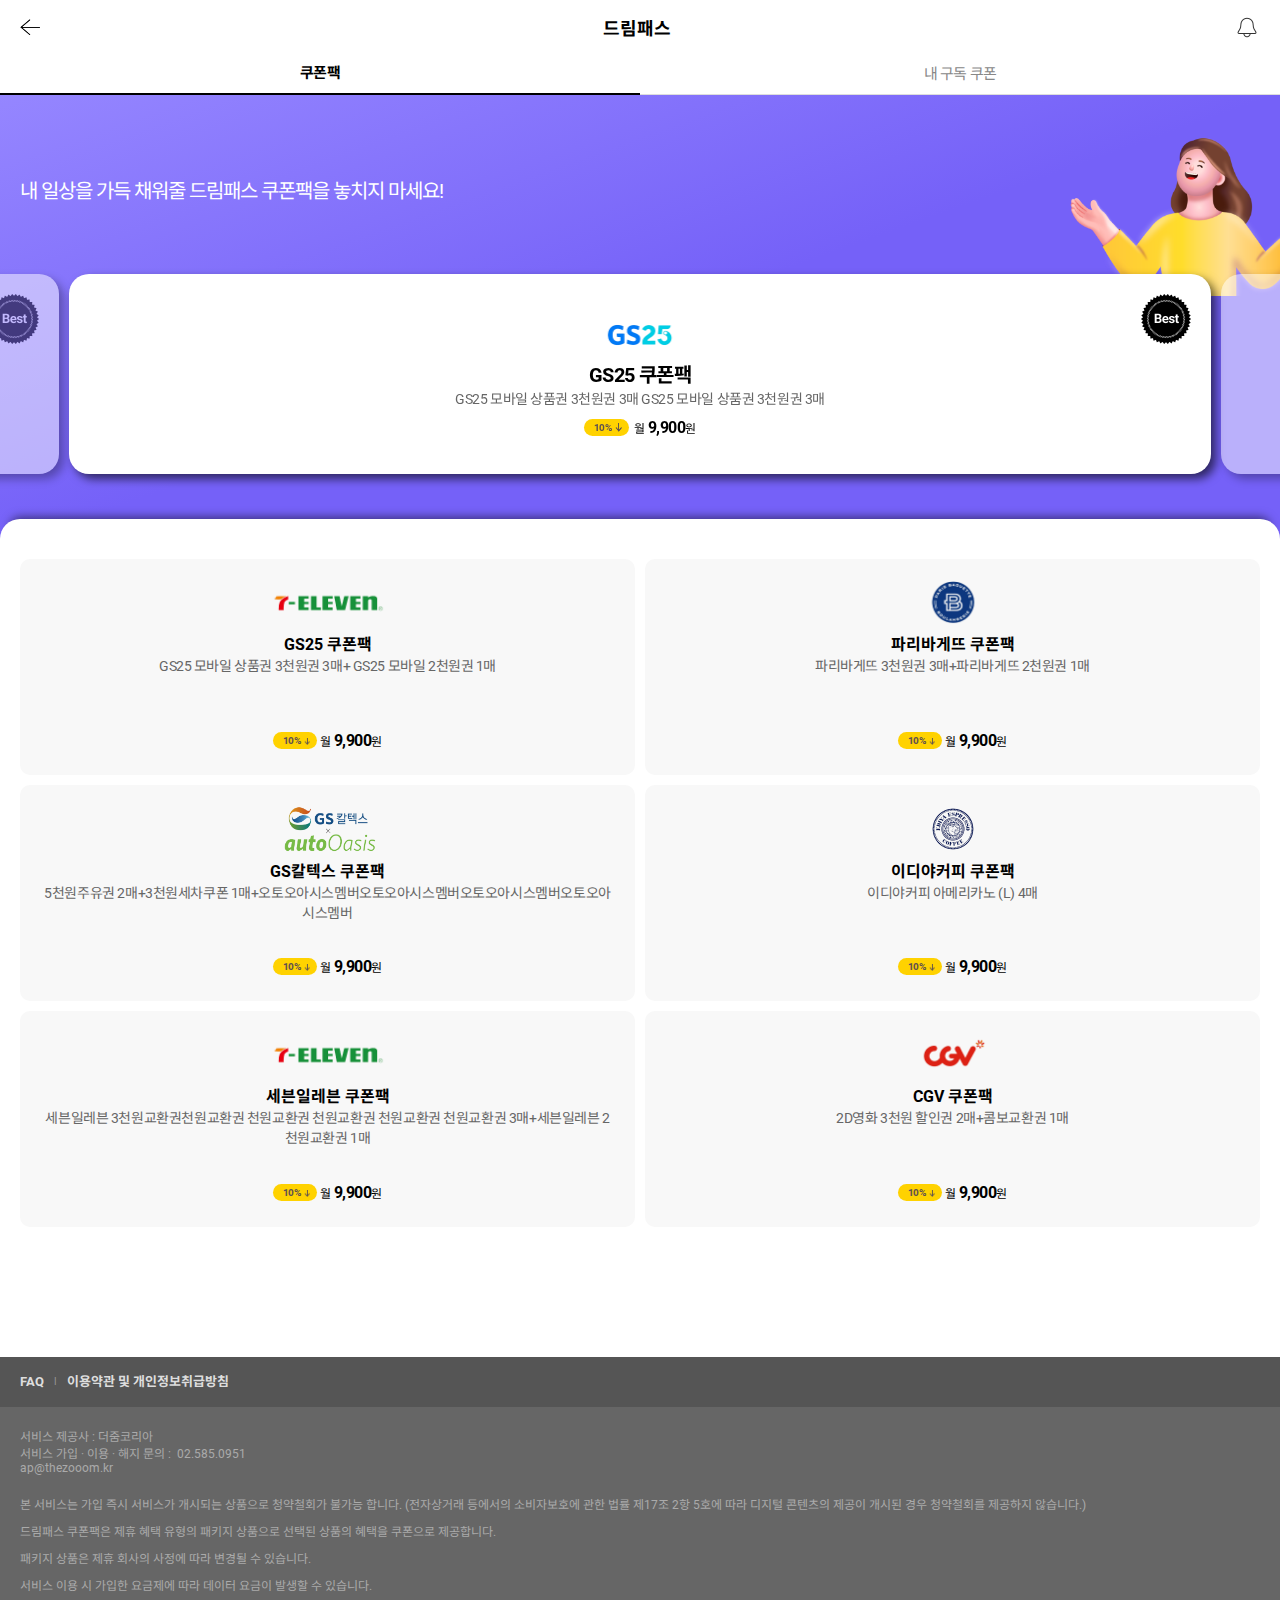
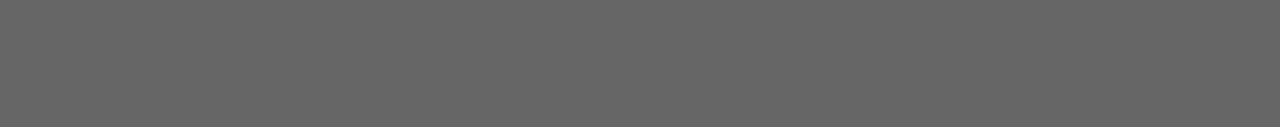
<file: index.html>
<!DOCTYPE html>
<html lang="ko">
<head>
    <meta charset="UTF-8">
    <meta http-equiv="X-UA-Compatible" content="IE=edge">
    <meta name="viewport" content="width=device-width, initial-scale=1.0">
    <title>메인페이지 - 쿠폰팩</title>
    <link rel="stylesheet" href="css/index.css">
    <script src="https://code.jquery.com/jquery-3.6.0.min.js"></script>
    <link rel="stylesheet" href="https://cdn.jsdelivr.net/npm/swiper@8/swiper-bundle.min.css"/>
    <script src="https://cdn.jsdelivr.net/npm/swiper@8/swiper-bundle.min.js"></script>
    <link rel="shortcut icon" href="img/favi.png">
    <!-- swiper -->
    <script type="text/javascript" src="js/swiper.js"></script> 
    <script src="https://cdn.jsdelivr.net/npm/swiper@8/swiper-bundle.min.js"></script>
    <script>
        $(function () {
            var swiper = new Swiper('.mainswiper', {
                loop: true,
                autoplay: false,
                speed:1500,
                grabCursor: true,
                effect: 'slide',
                slidesPerView: 'auto',
                centeredSlides: true,
                loopAdditionalSlides: 1,
            })
        });
    </script>
    <link rel="stylesheet" href="https://cdn.jsdelivr.net/npm/swiper@9/swiper-bundle.min.css"/>
</head>

<body>

    <div>
        <div class="header" id="header"></div>
        <section>
            <div class="tabsection">
                <ul class="tab">
                    <li class="on" data-alt="tab01" onclick="location.href='index.html'">쿠폰팩</li>
                    <li data-alt="tab02" onclick="location.href='coupon.html'">내 구독 쿠폰</li>
                </ul>
                <div class="tabContent tabContent_idx">
                    <div class="active tab01" id="tab01">
                        <div>
                            <div class="mainText">
                                <h1>내 일상을 가득 채워줄 드림패스 쿠폰팩을 놓치지 마세요!</h1>
                                <div><img src="img/mainPer.png" alt="icon"></div>
                            </div>
                            <div class="swiper-container mainswiper">
                                <div class="swiper-wrapper">
                                    <div class="swiper-slide">
                                        <div class="bgWrap">
                                            <div>
                                                <div> 
                                                    <img src="img/gs2501.png" alt="logo" class="detalogo">
                                                    <h2>GS25 쿠폰팩</h2>
                                                    <img src="img/best.png" alt="best" class="best">
                                                    <h3>
                                                        GS25 모바일 상품권 3천원권 3매
                                                        GS25 모바일 상품권 3천원권 3매 
                                                    </h3>
                                                    <ul class="price">
                                                        <li>10%<img src="img/disco.png" alt="disco"></li>
                                                        <li>월 <span>9,900</span>원</li>
                                                    </ul>
                                                </div>
                                            </div>
                                        </div>
                                    </div>
                                    <div class="swiper-slide">
                                        <div class="bgWrap">
                                            <div>
                                                <div>
                                                    <img src="img/paris01.png" alt="logo" class="detalogo">
                                                    <h2>파리바게트 쿠폰팩</h2>
                                                    <img src="img/best.png" alt="best" class="best">
                                                    <h3>
                                                        GS25 모바일 상품권 3천원권 3매 + GS25 모바일 상품권 2천원권 1매
                                                        GS25 모바일 상품권 3천원권 3매 
                                                    </h3>
                                                    <ul class="price">
                                                        <li>10%<img src="img/disco.png" alt="disco"></li>
                                                        <li>월 <span>9,900</span>원</li>
                                                    </ul>
                                                </div>
                                            </div>
                                        </div>
                                    </div>
                                    <div class="swiper-slide">
                                        <div class="bgWrap">
                                            <div>
                                                <div>
                                                    <img src="img/cgv01.png" alt="logo" class="detalogo">
                                                    <h2>cgv 쿠폰팩</h2>
                                                    <img src="img/best.png" alt="best" class="best">
                                                    <h3>
                                                        GS25 모바일 상품권 3천원권 3매 + GS25 모바일 상품권 2천원권 1매
                                                        GS25 모바일 상품권 3천원권 3매 
                                                    </h3>
                                                    <ul class="price">
                                                        <li>10%<img src="img/disco.png" alt="disco"></li>
                                                        <li>월 <span>9,900</span>원</li>
                                                    </ul>
                                                </div>
                                            </div>
                                        </div>
                                    </div>
                                </div>
                            </div>
                        </div>
                        <ul>
                            <li>
                                <div onclick="location.href='detail.html'">
                                    <div>
                                        <img src="img/seven01.png" alt="logo" class="contlogo">
                                        <h2>GS25 쿠폰팩</h2>
                                        <p>
                                            GS25 모바일 상품권 3천원권 3매+
                                            GS25 모바일 2천원권 1매
                                        </p>    
                                        <ul>
                                            <li>10%<img src="img/disco.png" alt="disco"></li>
                                            <li>월 <span>9,900</span>원</li>
                                        </ul>
                                    </div>
                                </div>
                                <div onclick="location.href='detail.html'">
                                    <div>
                                        <img src="img/paris01.png" alt="logo" class="contlogo">
                                        <h2>파리바게뜨 쿠폰팩</h2>
                                        <p>
                                            파리바게뜨 3천원권 3매+파리바게뜨 2천원권 1매
                                        </p>    
                                        <ul>
                                            <li>10%<img src="img/disco.png" alt="disco"></li>
                                            <li>월 <span>9,900</span>원</li>
                                        </ul>
                                    </div>
                                </div>
                            </li>
                            <li>
                                <div onclick="location.href='detail.html'">
                                    <div>
                                        <img src="img/gskal01.png" alt="logo" class="contlogo">
                                        <h2>GS칼텍스 쿠폰팩</h2>
                                        <p>
                                            5천원주유권 2매+3천원세차쿠폰 1매+오토오아시스멤버오토오아시스멤버오토오아시스멤버오토오아시스멤버
                                        </p>    
                                        <ul>
                                            <li>10%<img src="img/disco.png" alt="disco"></li>
                                            <li>월 <span>9,900</span>원</li>
                                        </ul>
                                    </div>
                                </div>
                                <div onclick="location.href='detail.html'">
                                    <div>
                                        <img src="img/ediya01.png" alt="logo" class="contlogo">
                                        <h2>이디야커피 쿠폰팩</h2>
                                        <p>
                                            이디야커피 아메리카노 (L) 4매
                                        </p>    
                                        <ul>
                                            <li>10%<img src="img/disco.png" alt="disco"></li>
                                            <li>월 <span>9,900</span>원</li>
                                        </ul>
                                    </div>
                                </div> 
                            </li>
                            <li>
                                <div onclick="location.href='detail.html'">
                                    <div>
                                        <img src="img/seven01.png" alt="logo" class="contlogo">
                                        <h2>세븐일레븐 쿠폰팩</h2>
                                        <p>
                                            세븐일레븐 3천원교환권천원교환권 천원교환권 천원교환권 천원교환권 천원교환권 3매+세븐일레븐 
                                            2천원교환권 1매
                                        </p>    
                                        <ul>
                                            <li>10%<img src="img/disco.png" alt="disco"></li>
                                            <li>월 <span>9,900</span>원</li>
                                        </ul>
                                    </div>
                                </div>
                                <div onclick="location.href='detail.html'">
                                    <div>
                                        <img src="img/cgv01.png" alt="logo" class="contlogo">
                                        <h2>CGV 쿠폰팩</h2>
                                        <p>
                                            2D영화 3천원 할인권 2매+콤보교환권 1매
                                        </p>    
                                        <ul>
                                            <li>10%<img src="img/disco.png" alt="disco"></li>
                                            <li>월 <span>9,900</span>원</li>
                                        </ul>
                                    </div>
                                </div>
                            </li>
                        </ul>
                    </div>
                    <div class=" tab02" id="tab02"></div>
                </div>
            </div>
        </section>
    </div>
    <footer id="footer" class="footer01"></footer>

    <!-- <script src="https://code.jquery.com/jquery-3.2.1.min.js"></script> -->
    <script type="text/javascript" src="js/index.js"></script> 
</body>
</html>
</file>
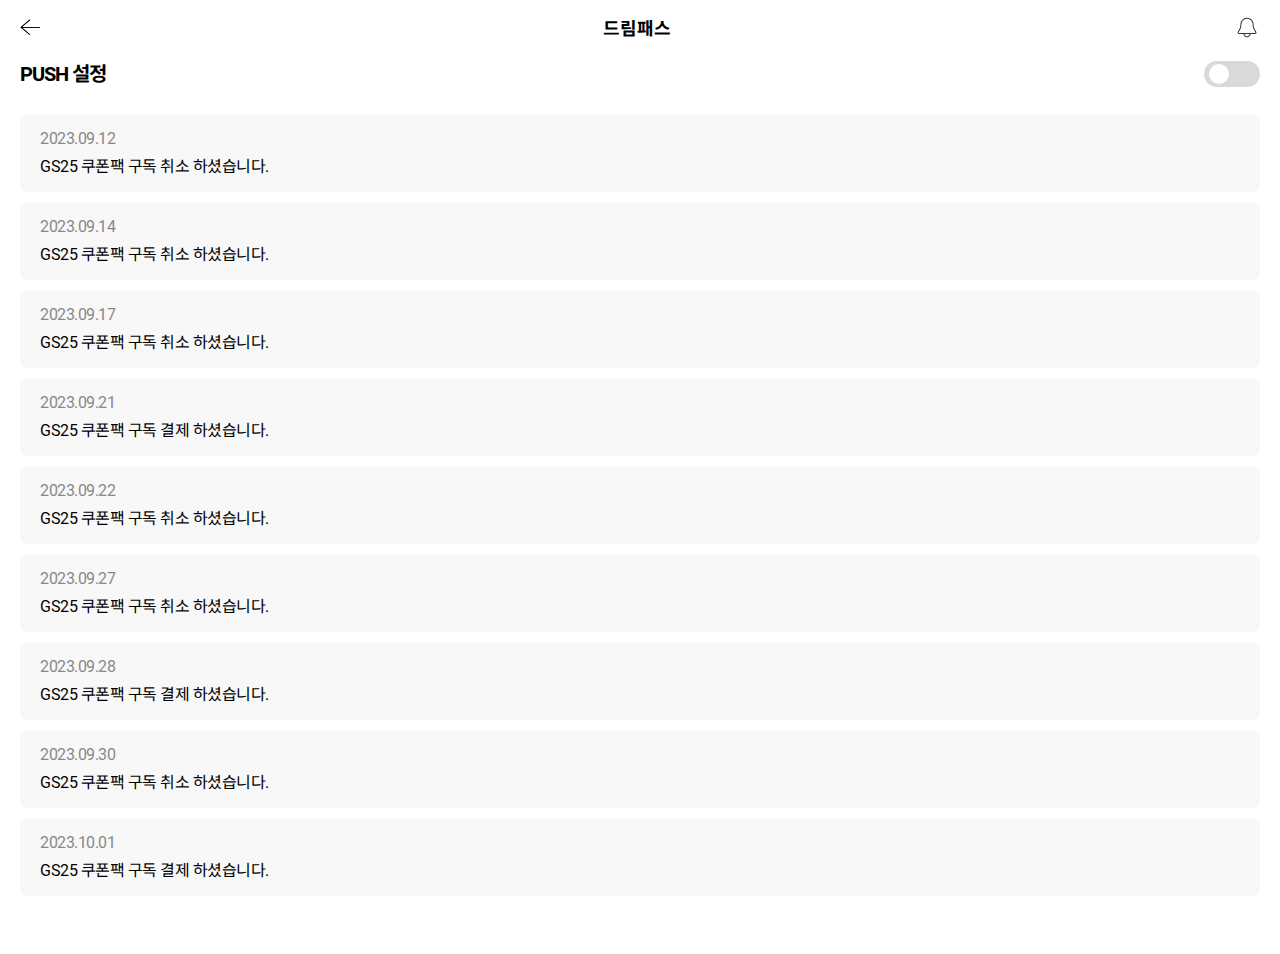
<file: alert.html>
<!DOCTYPE html>
<html lang="ko">
<head>
    <meta charset="UTF-8">
    <meta http-equiv="X-UA-Compatible" content="IE=edge">
    <meta name="viewport" content="width=device-width, initial-scale=1.0">
    <title>알림창</title>
    <link rel="stylesheet" href="css/index.css">
    <link rel="shortcut icon" href="img/favi.png">
</head>
<body>
    <div class="header" id="header"></div>
    <section>

        <div class="alertsection">
            <div>
                <h1>PUSH 설정</h1>
                <div class="slider-toggle">
                    <span class="slider">
                        <span class="toggle"></span>
                    </span>
                </div>
            </div>

            <ul>
                <li>
                    <p>2023.09.12</p>
                    <p>GS25 쿠폰팩 구독 취소 하셨습니다.</p>
                </li>
                <li>
                    <p>2023.09.14</p>
                    <p>GS25 쿠폰팩 구독 취소 하셨습니다.</p>
                </li>
                <li>
                    <p>2023.09.17</p>
                    <p>GS25 쿠폰팩 구독 취소 하셨습니다.</p>
                </li>
                <li>
                    <p>2023.09.21</p>
                    <p>GS25 쿠폰팩 구독 결제 하셨습니다.</p>
                </li>
                <li>
                    <p>2023.09.22</p>
                    <p>GS25 쿠폰팩 구독 취소 하셨습니다.</p>
                </li>
                <li>
                    <p>2023.09.27</p>
                    <p>GS25 쿠폰팩 구독 취소 하셨습니다.</p>
                </li>
                <li>
                    <p>2023.09.28</p>
                    <p>GS25 쿠폰팩 구독 결제 하셨습니다.</p>
                </li>
                <li>
                    <p>2023.09.30</p>
                    <p>GS25 쿠폰팩 구독 취소 하셨습니다.</p>
                </li>
                <li>
                    <p>2023.10.01</p>
                    <p>GS25 쿠폰팩 구독 결제 하셨습니다.</p>
                </li>
            </ul>

        </div>

    
        <!-- 알림 활성화시 노출 -->
        <div class="modal_del_wrap">    
            <div class="modal_del">
                <div class="modal-content_del">
                    <div class="modal-body_del">
                        <div>
                            <h2>드림패스</h2>
                            <p>
                                광고 및 안내 알림 등
                                다양한 정보를 받는 것에 동의 합니다.
                            </p>
                        </div>
                        <div>
                            <button class="close_no close">취소</button>
                            <button class="close_yes close">확인</button>
                        </div>
                        <img src="img/close.png" alt="close" class="close_btn">
                    </div>
                </div>
            </div>
        </div>
        <!--// 알림 활성화시 노출 -->

    </section>

    <script src="https://code.jquery.com/jquery-3.2.1.min.js"></script>
    <script type="text/javascript" src="js/index.js"></script> 
</body>
</html>
</file>
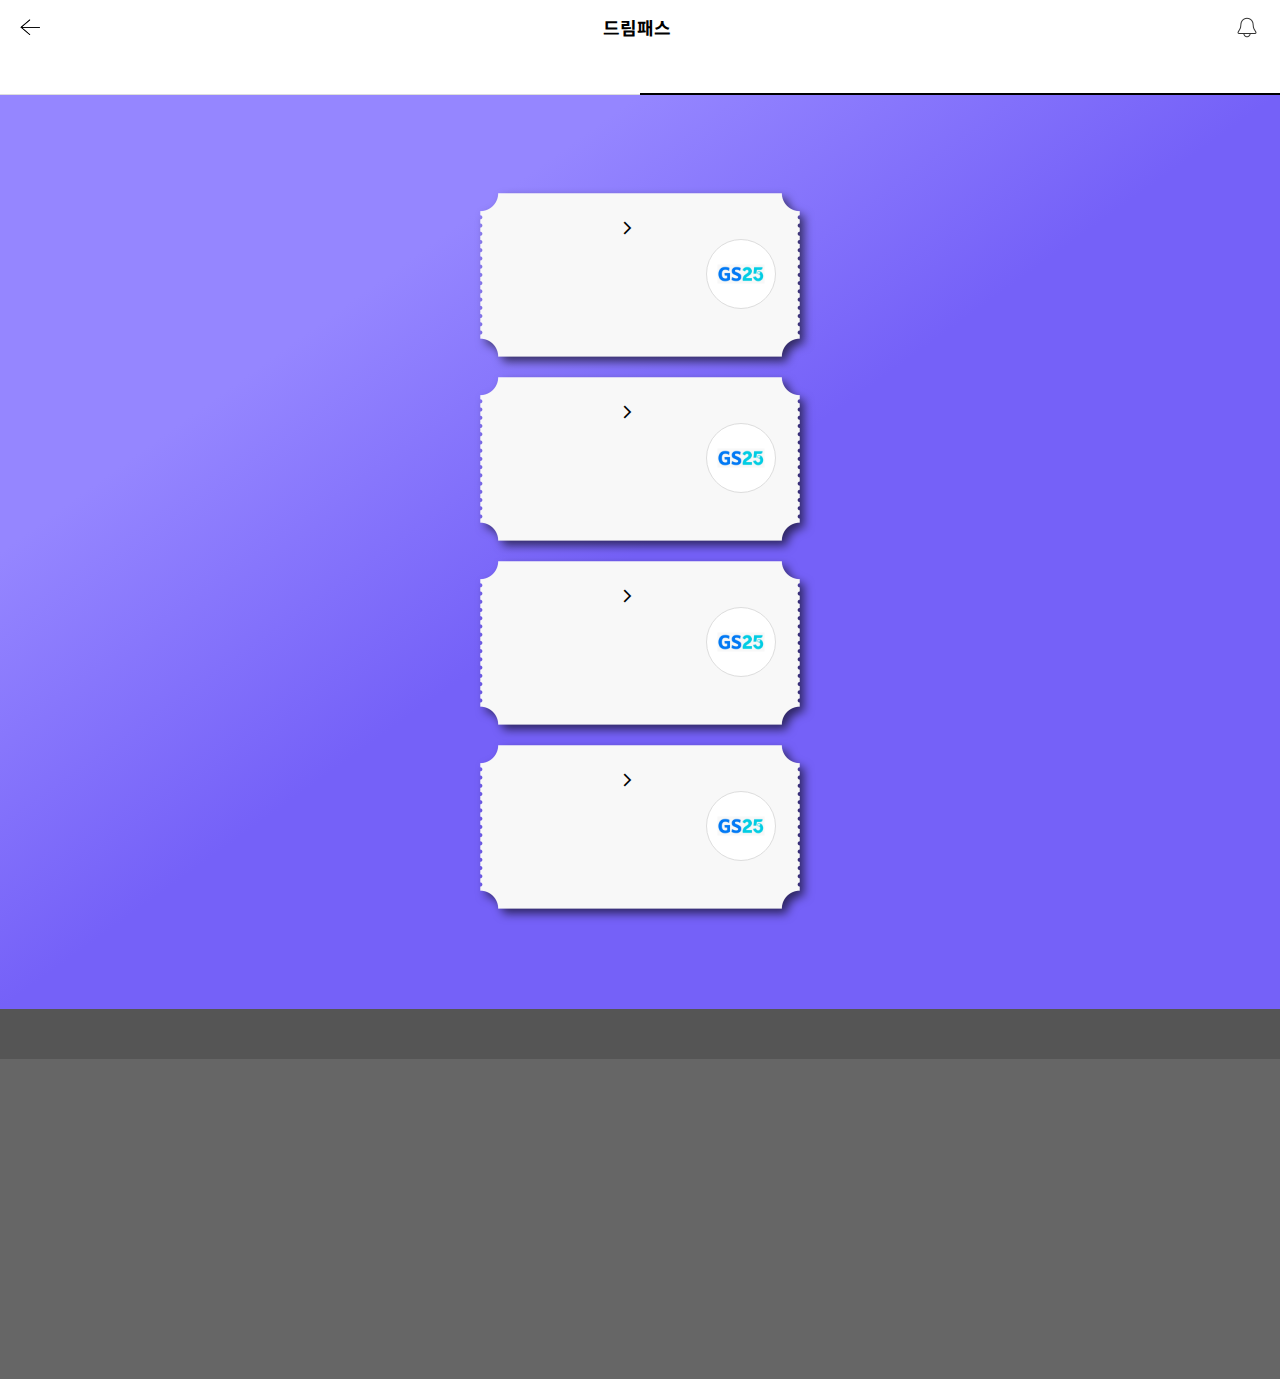
<file: coupon.html>
<!DOCTYPE html>
<html lang="ko">
<head>
    <meta charset="UTF-8">
    <meta http-equiv="X-UA-Compatible" content="IE=edge">
    <meta name="viewport" content="width=device-width, initial-scale=1.0">
    <title>메인페이지 - 내 구독쿠폰</title>
    <link rel="stylesheet" href="css/index.css">
    <link rel="shortcut icon" href="img/favi.png">
    <link rel="stylesheet" href="https://fonts.googleapis.com/css2?family=Material+Symbols+Outlined:opsz,wght,FILL,GRAD@24,400,0,0" />
</head>
<body>
 
    <div>
        <div class="header" id="header"></div>
        <section>
            <div class="tabsection coutabsection">
                <ul class="tab">
                    <li data-alt="tab01" onclick="location.href='index.html'">쿠폰팩</li>
                    <li class="on" data-alt="tab02" onclick="location.href='coupon.html'">내 구독 쿠폰</li>
                </ul>
                <div class="tabContent tabContent_idx">
                    <div id="tab02" class="tab02">
                        <div><h2><span>홍길동</span>님이 이용중인 쿠폰팩</h2></div>
                        <div>
                            <div class="couponWrap" onclick="location.href='coupondetail.html'">
                                <div class="coupon-img">
                                    <img src="img/coupon.png" alt="coupon">
                                </div>
                                <div class="coupon-txt-wrap">
                                    <div class="coupon-txt">
                                        <div>
                                            <h2>GS25 쿠폰팩 
                                                <span class="material-symbols-outlined">
                                                    arrow_forward_ios
                                                </span>
                                            </h2>
                                            <p>
                                                GS25 모바일 상품권 3천원권 3매 + 
                                                GS25 모바일 상품권 2천원권 1매줄바꿈테스트
                                            </p>
                                            <p>
                                                다음 쿠폰 발행일 <span>2023.10.06</span>
                                            </p>
                                        </div>
                                        <div class="brandLogo">
                                            <img src="img/gs25.png" alt="logo">
                                        </div>
                                    </div>
                                </div>
                            </div>
                            <div class="couponWrap" onclick="location.href='coupondetail.html'">
                                <div class="coupon-img">
                                    <img src="img/coupon.png" alt="coupon">
                                </div>
                                <div class="coupon-txt-wrap">
                                    <div class="coupon-txt">
                                        <div>
                                            <h2>GS25 쿠폰팩 
                                                <span class="material-symbols-outlined">
                                                    arrow_forward_ios
                                                </span>
                                            </h2>
                                            <p>
                                                GS25 모바일 상품권 3천원권 3매 + 
                                                GS25 모바일 상품권 2천원권 1매
                                            </p>
                                            <p>
                                                다음 쿠폰 발행일 <span>2023.10.06</span>
                                            </p>
                                        </div>
                                        <div class="brandLogo">
                                            <img src="img/gs25.png" alt="logo">
                                        </div>
                                    </div>
                                </div>
                            </div>
                            <div class="couponWrap" onclick="location.href='coupondetail.html'">
                                <div class="coupon-img">
                                    <img src="img/coupon.png" alt="coupon">
                                </div>
                                <div class="coupon-txt-wrap">
                                    <div class="coupon-txt">
                                        <div>
                                            <h2>GS25 쿠폰팩 
                                                <span class="material-symbols-outlined">
                                                    arrow_forward_ios
                                                </span>
                                            </h2>
                                            <p>
                                                GS25 모바일 상품권 3천원권 3매 + 
                                                GS25 모바일 상품권 2천원권 1매
                                            </p>
                                            <p>
                                                다음 쿠폰 발행일 <span>2023.10.06</span>
                                            </p>
                                        </div>
                                        <div class="brandLogo">
                                            <img src="img/gs25.png" alt="logo">
                                        </div>
                                    </div>
                                </div>
                            </div>
                            <div class="couponWrap" onclick="location.href='coupondetail.html'">
                                <div class="coupon-img">
                                    <img src="img/coupon.png" alt="coupon">
                                </div>
                                <div class="coupon-txt-wrap">
                                    <div class="coupon-txt">
                                        <div>
                                            <h2>GS25 쿠폰팩 
                                                <span class="material-symbols-outlined">
                                                    arrow_forward_ios
                                                </span>
                                            </h2>
                                            <p>
                                                GS25 모바일 상품권 3천원권 3매 + 
                                                GS25 모바일 상품권 2천원권 1매줄바꿈테스트
                                            </p>
                                            <p>
                                                다음 쿠폰 발행일 <span>2023.10.06</span>
                                            </p>
                                        </div>
                                        <div class="brandLogo">
                                            <img src="img/gs25.png" alt="logo">
                                        </div>
                                    </div>
                                </div>
                            </div>
                        </div>
                    </div>
                </div>
            </div>
        </section>
    </div>
    <footer id="footer" class="footer02"></footer>


    <script src="https://code.jquery.com/jquery-3.2.1.min.js"></script>
    <script type="text/javascript" src="js/index.js"></script> 
</body>
</html>
</file>
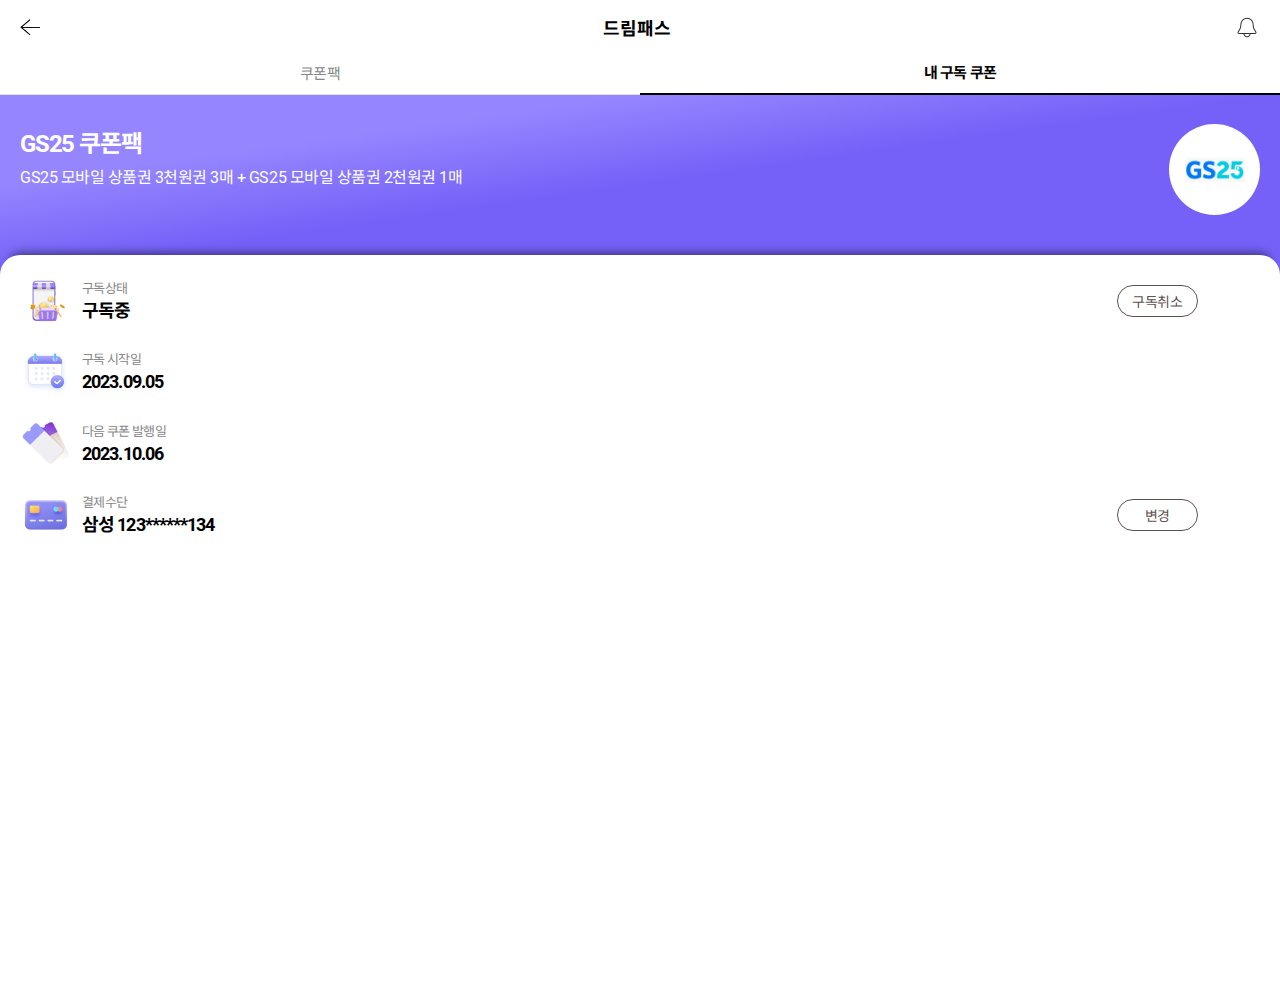
<file: coupondetail.html>
<!DOCTYPE html>
<html lang="ko">
<head>
    <meta charset="UTF-8">
    <meta http-equiv="X-UA-Compatible" content="IE=edge">
    <meta name="viewport" content="width=device-width, initial-scale=1.0">
    <title>내 구독쿠폰 상세페이지</title>
    <link rel="stylesheet" href="css/index.css">
    <link rel="shortcut icon" href="img/favi.png">
</head>
<body class="coupon">
 
    <div>
        <div class="header" id="header"></div>
        <section>
            <div class="tabsection">
                <ul class="tab">
                    <li data-alt="tab01" onclick="location.href='index.html'">쿠폰팩</li>
                    <li class="on" data-alt="tab02" onclick="location.href='coupon.html'">내 구독 쿠폰</li>
                </ul>
                <div class="tabContent tabContent_sb">
                    <div id="tab02" class="tab02">
                        <div>
                            <div class="mainText">
                                <div>
                                    <h1>GS25 쿠폰팩</h1>
                                    <p>
                                        GS25 모바일 상품권 3천원권 3매 
                                        + GS25 모바일 상품권 2천원권 1매
                                    </p>
                                </div>
                                <div>
                                    <img src="img/gs25.png" alt="logo">
                                </div>
                            </div>
                        </div>
                        <ul>
                            <li>
                                <div><img src="img/coupon01.png" alt="icon"></div>
                                <div>
                                    <div>
                                        <p>구독상태</p>
                                        <p>구독중</p>
                                    </div>
                                    <button>구독취소</button>
                                </div>
                            </li>
                            <li>
                                <div><img src="img/coupon02.png" alt="icon"></div>
                                <div>
                                    <div>
                                        <p>구독 시작일</p>
                                        <p>2023.09.05</p>
                                    </div>
                                    <!-- <button>구독취소</button> -->
                                </div>
                            </li>
                            <li>
                                <div><img src="img/coupon03.png" alt="icon"></div>
                                <div>
                                    <div>
                                        <p>다음 쿠폰 발행일</p>
                                        <p>2023.10.06</p>
                                    </div>
                                    <!-- <button></button> -->
                                </div>
                            </li>
                            <li>
                                <div><img src="img/coupon04.png" alt="icon"></div>
                                <div>
                                    <div>
                                        <p>결제수단</p>
                                        <p>삼성 123******134</p>
                                    </div>
                                    <button onclick="location.href='couponpay.html'">변경</button>
                                </div>
                            </li>
                        </ul>
                    </div>
                </div>
            </div>
        </section>
    </div>
    <footer></footer>


    <script src="https://code.jquery.com/jquery-3.2.1.min.js"></script>
    <script type="text/javascript" src="js/index.js"></script> 
</body>
</html>
</file>
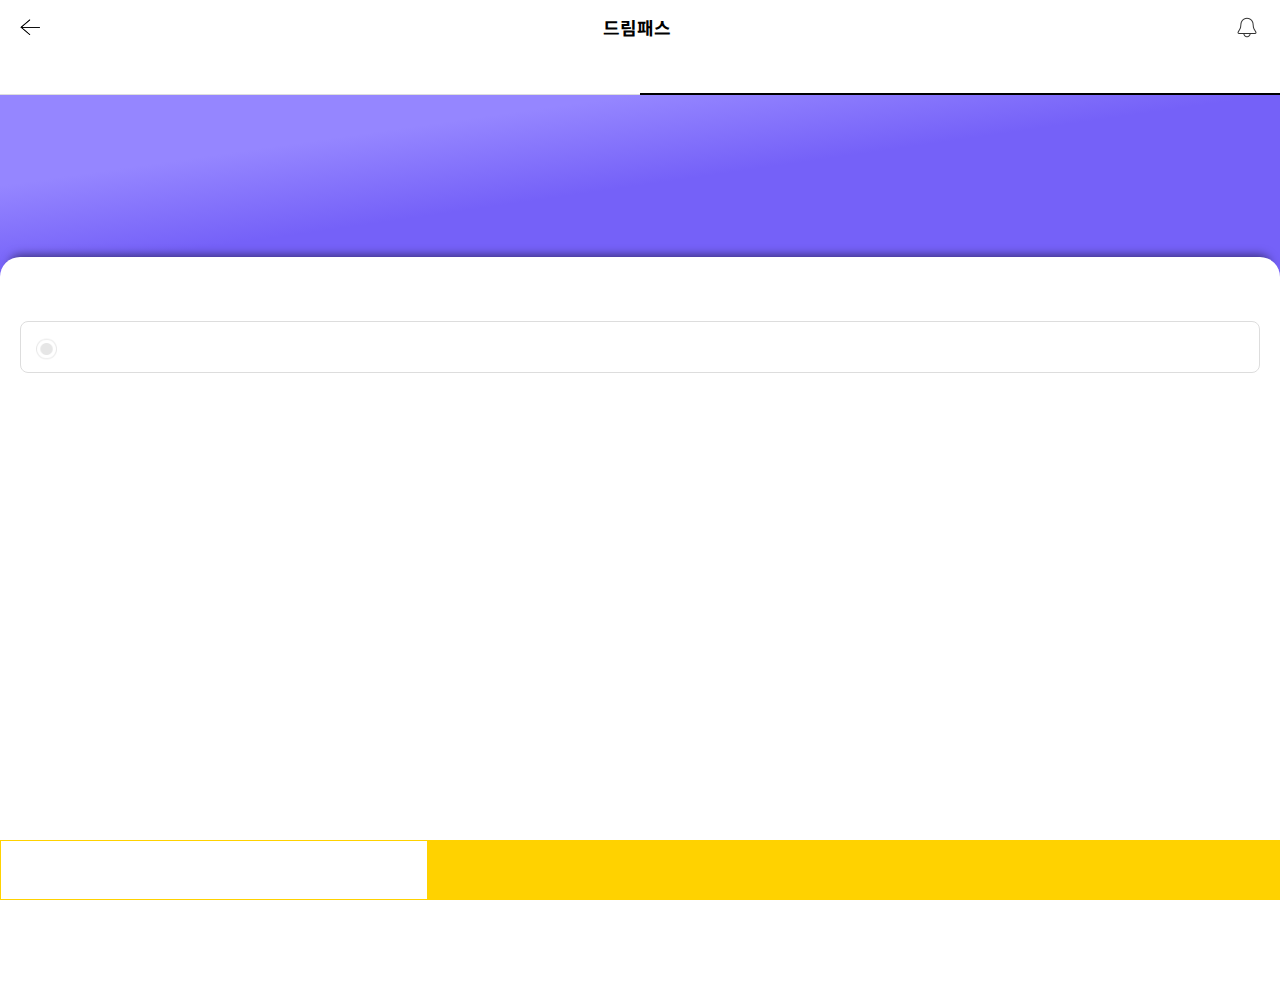
<file: couponpay.html>
<!DOCTYPE html>
<html lang="ko">
<head>
    <meta charset="UTF-8">
    <meta http-equiv="X-UA-Compatible" content="IE=edge">
    <meta name="viewport" content="width=device-width, initial-scale=1.0">
    <title>결제수단 변경</title>
    <link rel="stylesheet" href="css/index.css">
    <link rel="shortcut icon" href="img/favi.png">
</head>
<body class="coupon">
    <div>
        <div class="header" id="header"></div>
        <section>
            <div class="tabsection">
                <ul class="tab">
                    <li data-alt="tab01" onclick="location.href='index.html'">쿠폰팩</li>
                    <li class="on" data-alt="tab02" onclick="location.href='coupon.html'">내 구독 쿠폰</li>
                </ul>
                <div class="tabContent tabContent_sb">
                    <div id="tab02" class="tab02">
                        <div>
                            <div class="mainText paymainText">
                                <div>
                                    <h1>결제 수단 변경</h1>
                                    <p>
                                        <span>현재 결제수단</span>
                                        삼성 123412*****134 
                                    </p>
                                </div>
                            </div>
                        </div>
                        <div>
                            <h2>다른 결제 수단으로 변경</h2>
                            <input type="checkbox" id="credit_ck" name="credit_ck">
                            <label for="credit_ck">
                                <span>신용/체크카드</span>
                            </label>
                        </div>
                    </div>
                </div>
            </div>

            <!-- 결제수단변경 버튼/모달-->
            <div class="couponBtn">
                <button class="pur modal-not back">이전</button>
                <button class="pur modal-not modi">결제 수단 변경</button>
            </div>
            <div class="pur_detail_wp" id="pur_detail_pop">
                <div class="pur_detail first">
                    <div class="text">
                        <h3>주문자 정보</h3>
                        <img src="img/close.png" alt="close" class="close">
                    </div>
                    <input type="text" placeholder="이름">
                    <input type="tel" placeholder="휴대폰 번호">
                    <input type="email" placeholder="이메일">
                   
                </div>
                <div class="pur_detail final" style="display: none;">
                    <div class="text">
                        <h3>결제 수단 선택</h3>
                        <img src="img/close.png" alt="close" class="close">
                    </div>
                    <div class="img"><img src="img/card.png" alt="card"></div>
                    <p>약관 전체 동의</p>
                    <div class="noticeBox">
                        <p class="notice">[필수] 서비스 이용약관 (유료)</p>
                        <span>보기</span>
                    </div>
                    <p class="notice">결제 진행 시, 위 약관에 동의한 것으로 간주합니다.</p>
                </div>
            </div>
        </section>
    </div>
    <footer></footer>


    <script src="https://code.jquery.com/jquery-3.2.1.min.js"></script>
    <script type="text/javascript" src="js/index.js"></script> 
</body>
</html>
</file>
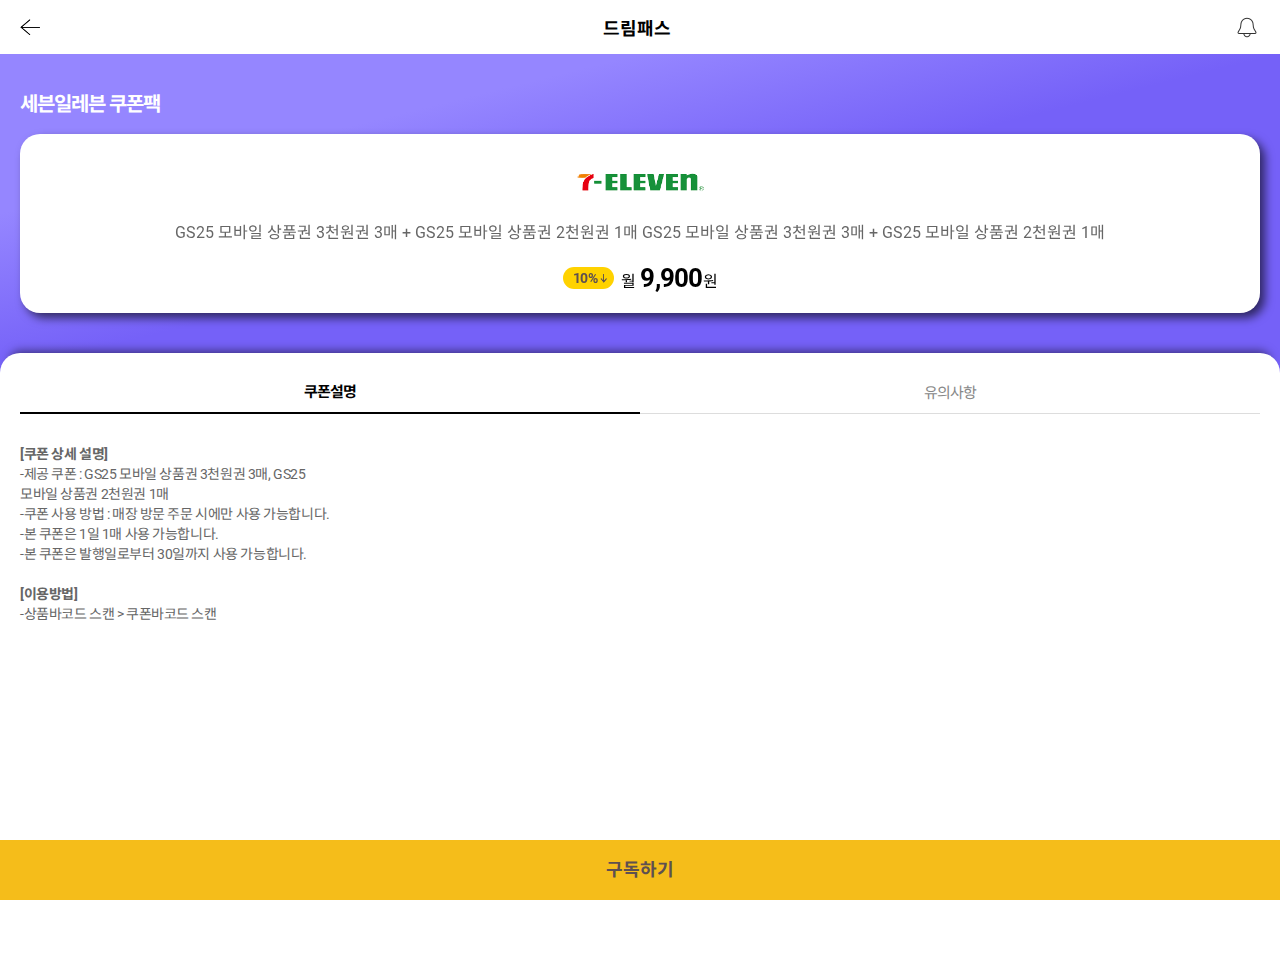
<file: detail.html>
<!DOCTYPE html>
<html lang="ko">
<head>
    <meta charset="UTF-8">
    <meta http-equiv="X-UA-Compatible" content="IE=edge">
    <meta name="viewport" content="width=device-width, initial-scale=1.0">
    <title>상세페이지</title>
    <link rel="stylesheet" href="css/index.css">
    <link rel="shortcut icon" href="img/favi.png">
</head>
<body>
    <div class="header" id="header"></div>
    <section>
        <div class="detailsection">
            <div class="bgWrap">
                <h1>세븐일레븐 쿠폰팩</h1>
                <div>
                    <img src="img/seven01.png" alt="logo" class="detalogo">
                    <h2>
                        GS25 모바일 상품권 3천원권 3매 + GS25 모바일 상품권 2천원권 1매
                        GS25 모바일 상품권 3천원권 3매 + GS25 모바일 상품권 2천원권 1매
                    </h2>
                    <ul class="price">
                        <li>10%<img src="img/disco.png" alt="disco"></li>
                        <li>월 <span>9,900</span>원</li>
                    </ul>
                </div>
            </div>

            <div class="tabmenu">
                <ul class="tab">
                    <li class="on" data-alt="tab01">쿠폰설명</li>
                    <li data-alt="tab02">유의사항</li>
                </ul>
                <div class="tabContent tabContent_idx">
                    <div class="active tab01" id="tab01">
                        <div>
                            <b>[쿠폰 상세 설명]</b><br />
                            -제공 쿠폰 : GS25 모바일 상품권 3천원권 3매, GS25 <br />
                            모바일 상품권 2천원권 1매<br />
                            -쿠폰 사용 방법 : 매장 방문 주문 시에만 사용 가능합니다.<br />
                            -본 쿠폰은 1일 1매 사용 가능합니다.<br />
                            -본 쿠폰은 발행일로부터 30일까지 사용 가능합니다.<br /><br />  
                            <b>[이용방법]</b><br />
                            -상품바코드 스캔 > 쿠폰바코드 스캔
                        </div>
                    </div>
                    <div id="tab02" class="tab02">
                        <div>
                            <b>[유의사항]</b><br />
                            -제공 쿠폰 : GS25 모바일 상품권 3천원권 3매, GS25 <br />
                            모바일 상품권 2천원권 1매<br />
                            -쿠폰 사용 방법 : 매장 방문 주문 시에만 사용 가능합니다.<br />
                            -본 쿠폰은 1일 1매 사용 가능합니다.<br />
                            -본 쿠폰은 발행일로부터 30일까지 사용 가능합니다.<br /><br />  
                            <b>[유의사항]</b><br />
                            -상품바코드 스캔 > 쿠폰바코드 스캔
                        </div>
                        
                    </div>
                </div>
            </div>   
        </div>


        <!-- 구독하기 버튼 -->
        <div class="bottomBtn" onclick="location.href='subsc.html'">
            <button class="pur modal-notice">구독하기</button>
        </div>

        
    </section>

    <script src="https://code.jquery.com/jquery-3.2.1.min.js"></script>
    <script type="text/javascript" src="js/index.js"></script> 
</body>
</html>
</file>
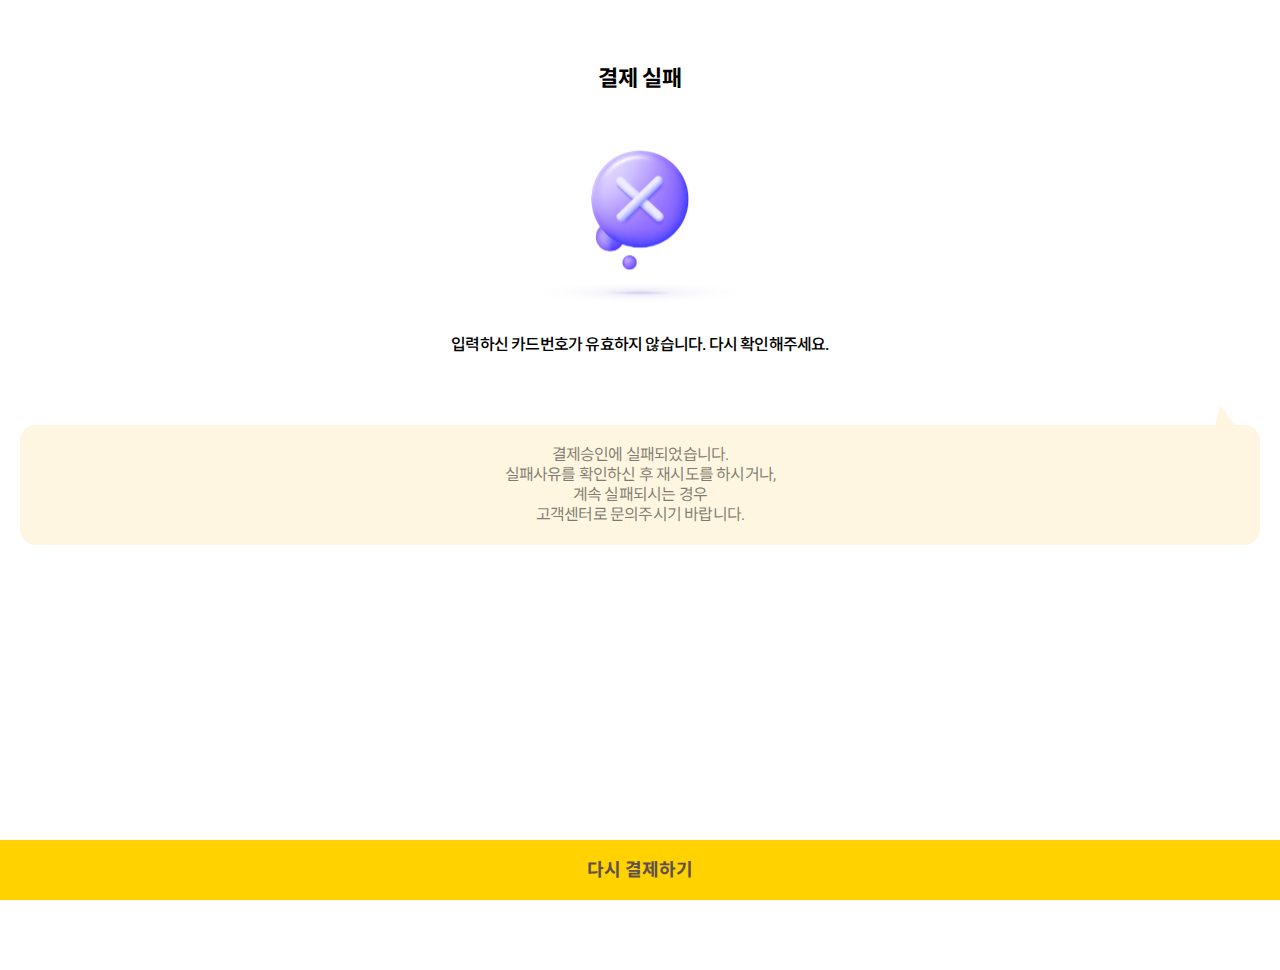
<file: fail.html>
<!DOCTYPE html>
<html lang="ko">
<head>
    <meta charset="UTF-8">
    <meta http-equiv="X-UA-Compatible" content="IE=edge">
    <meta name="viewport" content="width=device-width, initial-scale=1.0">
    <title>결제실패</title>
    <link rel="stylesheet" href="css/index.css">
    <link rel="shortcut icon" href="img/favi.png">
</head>
<body class="result">
    <header></header>
    <section>
        <div class="resultsection fail">
            <div class="detailBox_top">
                <h2>결제 실패</h2>
                <img src="img/fail.png" alt="fail">
                <p>
                    입력하신 카드번호가 유효하지 않습니다. 
                    다시 확인해주세요. 
                </p>
            </div>
            <div class="failNotice">
                <div class="triangle"></div>
                <p> 
                    결제승인에 실패되었습니다. <br>
                    실패사유를 확인하신 후 재시도를 하시거나,  <br>
                    계속 실패되시는 경우 <br>
                    고객센터로 문의주시기 바랍니다.
                </p>
            </div>
        </div>


        <!-- 구독결제하기 버튼/모달-->
        <div class="resultBtn">
            <button>다시 결제하기</button>
        </div>
    </section>

 
    <script src="https://code.jquery.com/jquery-3.2.1.min.js"></script>
    <script type="text/javascript" src="js/index.js"></script> 
</body>
</html>
</file>
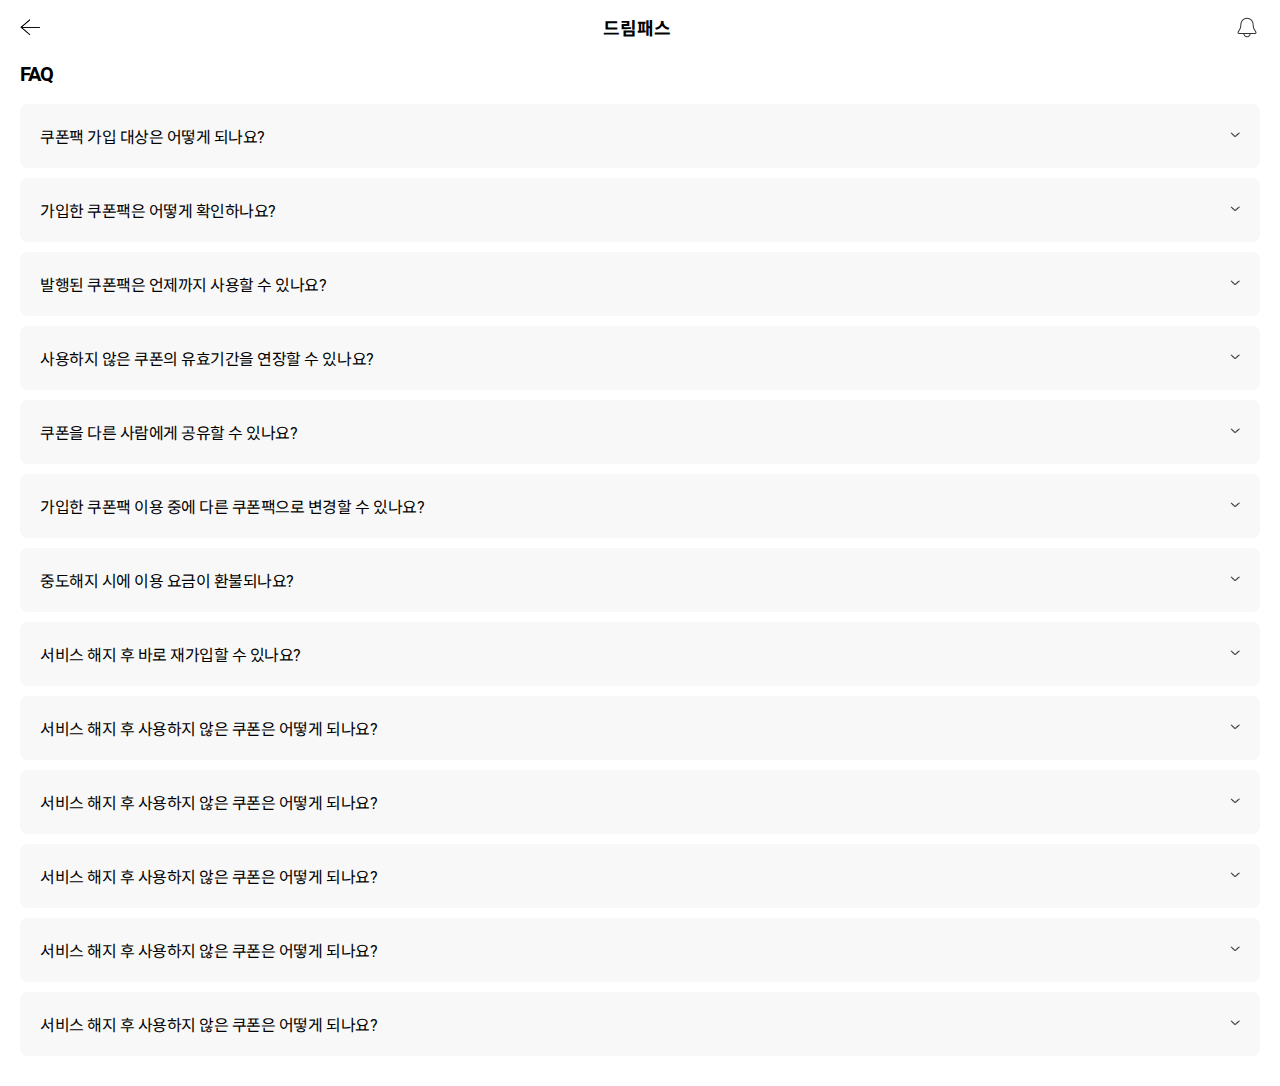
<file: faq.html>
<!DOCTYPE html>
<html lang="ko">
<head>
    <meta charset="UTF-8">
    <meta http-equiv="X-UA-Compatible" content="IE=edge">
    <meta name="viewport" content="width=device-width, initial-scale=1.0">
    <title>FAQ</title>
    <link rel="stylesheet" href="css/index.css">
    <link rel="shortcut icon" href="img/favi.png">
</head>
<body>
  <div class="header" id="header"></div>
    <section>
        <div class="faqsection">
            <h1>FAQ</h1>
            <div class="accordion">
                <div>
                    <div class="accordion_title">
                        <p>쿠폰팩 가입 대상은 어떻게 되나요?</p>
                        <img src="img/accor.png" alt="accor">
                    </div>
                    <div class="content">
                      <ul>
                        <li>
                            아니요. 유효 기간 내 쿠폰을 사용하지 않을 
                            경우 유효기간이 연장되거나 이월되지 않으며 
                            해당 쿠폰은 자동 소멸됩니다.아니요. 유효 기간 내 쿠폰을 사용하지 않을 
                            경우 유효기간이 연장되거나 이월되지 않으며 
                            해당 쿠폰은 자동 소멸됩니다.
                            아니요. 유효 기간 내 쿠폰을 사용하지 않을 
                            경우 유효기간이 연장되거나 이월되지 않으며 
                            해당 쿠폰은 자동 소멸됩니다.
                        </li>
                      </ul>
                    </div>
                </div>
                <div>
                    <div class="accordion_title">
                        <p>가입한 쿠폰팩은 어떻게 확인하나요?</p>
                        <img src="img/accor.png" alt="accor">
                    </div>
                    <div class="content">
                      <ul>
                        <li>
                            아니요. 유효 기간 내 쿠폰을 사용하지 않을 
                            경우 유효기간이 연장되거나 이월되지 않으며 
                            해당 쿠폰은 자동 소멸됩니다.
                        </li>
                      </ul>
                    </div>
                </div>
                <div>
                    <div class="accordion_title">
                        <p>
                            발행된 쿠폰팩은 언제까지 사용할 수 
                            있나요?
                        </p>
                        <img src="img/accor.png" alt="accor">
                    </div>
                    <div class="content">
                      <ul>
                        <li>
                            아니요. 유효 기간 내 쿠폰을 사용하지 않을 
                            경우 유효기간이 연장되거나 이월되지 않으며 
                            해당 쿠폰은 자동 소멸됩니다.
                        </li>
                      </ul>
                    </div>
                </div>
                <div>
                    <div class="accordion_title">
                        <p>사용하지 않은 쿠폰의 유효기간을 연장할 수 있나요?</p>
                        <img src="img/accor.png" alt="accor">
                    </div>
                    <div class="content">
                      <ul>
                        <li>
                            아니요. 유효 기간 내 쿠폰을 사용하지 않을 
                            경우 유효기간이 연장되거나 이월되지 않으며 
                            해당 쿠폰은 자동 소멸됩니다.
                        </li>
                      </ul>
                    </div>
                </div>
                <div>
                    <div class="accordion_title">
                        <p>쿠폰을 다른 사람에게 공유할 수 있나요?</p>
                        <img src="img/accor.png" alt="accor">
                    </div>
                    <div class="content">
                      <ul>
                        <li>
                            아니요. 유효 기간 내 쿠폰을 사용하지 않을 
                            경우 유효기간이 연장되거나 이월되지 않으며 
                            해당 쿠폰은 자동 소멸됩니다.
                        </li>
                      </ul>
                    </div>
                </div>
                <div>
                    <div class="accordion_title">
                        <p>가입한 쿠폰팩 이용 중에 다른 쿠폰팩으로 변경할 수 있나요?</p>
                        <img src="img/accor.png" alt="accor">
                    </div>
                    <div class="content">
                      <ul>
                        <li>
                            아니요. 유효 기간 내 쿠폰을 사용하지 않을 
                            경우 유효기간이 연장되거나 이월되지 않으며 
                            해당 쿠폰은 자동 소멸됩니다.
                        </li>
                      </ul>
                    </div>
                </div>
                <div>
                    <div class="accordion_title">
                        <p>중도해지 시에 이용 요금이 환불되나요?</p>
                        <img src="img/accor.png" alt="accor">
                    </div>
                    <div class="content">
                      <ul>
                        <li>
                            아니요. 유효 기간 내 쿠폰을 사용하지 않을 
                            경우 유효기간이 연장되거나 이월되지 않으며 
                            해당 쿠폰은 자동 소멸됩니다.
                        </li>
                      </ul>
                    </div>
                </div>
                <div>
                    <div class="accordion_title">
                        <p>서비스 해지 후 바로 재가입할 수 있나요?</p>
                        <img src="img/accor.png" alt="accor">
                    </div>
                    <div class="content">
                      <ul>
                        <li>
                            아니요. 유효 기간 내 쿠폰을 사용하지 않을 
                            경우 유효기간이 연장되거나 이월되지 않으며 
                            해당 쿠폰은 자동 소멸됩니다.
                        </li>
                      </ul>
                    </div>
                </div>
                <div>
                    <div class="accordion_title">
                        <p>
                            서비스 해지 후 사용하지 않은 쿠폰은 
                            어떻게 되나요?
                        </p>
                        <img src="img/accor.png" alt="accor">
                    </div>
                    <div class="content">
                      <ul>
                        <li>
                            아니요. 유효 기간 내 쿠폰을 사용하지 않을 
                            경우 유효기간이 연장되거나 이월되지 않으며 
                            해당 쿠폰은 자동 소멸됩니다.
                        </li>
                      </ul>
                    </div>
                </div>
                <div>
                    <div class="accordion_title">
                        <p>
                            서비스 해지 후 사용하지 않은 쿠폰은 
                            어떻게 되나요?
                        </p>
                        <img src="img/accor.png" alt="accor">
                    </div>
                    <div class="content">
                      <ul>
                        <li>
                            아니요. 유효 기간 내 쿠폰을 사용하지 않을 
                            경우 유효기간이 연장되거나 이월되지 않으며 
                            해당 쿠폰은 자동 소멸됩니다.
                        </li>
                      </ul>
                    </div>
                </div>
                <div>
                    <div class="accordion_title">
                        <p>
                            서비스 해지 후 사용하지 않은 쿠폰은 
                            어떻게 되나요?
                        </p>
                        <img src="img/accor.png" alt="accor">
                    </div>
                    <div class="content">
                      <ul>
                        <li>
                            아니요. 유효 기간 내 쿠폰을 사용하지 않을 
                            경우 유효기간이 연장되거나 이월되지 않으며 
                            해당 쿠폰은 자동 소멸됩니다.
                        </li>
                      </ul>
                    </div>
                </div>
                <div>
                    <div class="accordion_title">
                        <p>
                            서비스 해지 후 사용하지 않은 쿠폰은 
                            어떻게 되나요?
                        </p>
                        <img src="img/accor.png" alt="accor">
                    </div>
                    <div class="content">
                      <ul>
                        <li>
                            아니요. 유효 기간 내 쿠폰을 사용하지 않을 
                            경우 유효기간이 연장되거나 이월되지 않으며 
                            해당 쿠폰은 자동 소멸됩니다.
                        </li>
                      </ul>
                    </div>
                </div>
                <div>
                    <div class="accordion_title">
                        <p>
                            서비스 해지 후 사용하지 않은 쿠폰은 
                            어떻게 되나요?
                        </p>
                        <img src="img/accor.png" alt="accor">
                    </div>
                    <div class="content">
                      <ul>
                        <li>
                            아니요. 유효 기간 내 쿠폰을 사용하지 않을 
                            경우 유효기간이 연장되거나 이월되지 않으며 
                            해당 쿠폰은 자동 소멸됩니다.
                        </li>
                      </ul>
                    </div>
                </div>
            </div>
        </div>

    </section>
    <script src="https://code.jquery.com/jquery-3.2.1.min.js"></script>
    <script type="text/javascript" src="js/index.js"></script> 
</body>
</html>
</file>
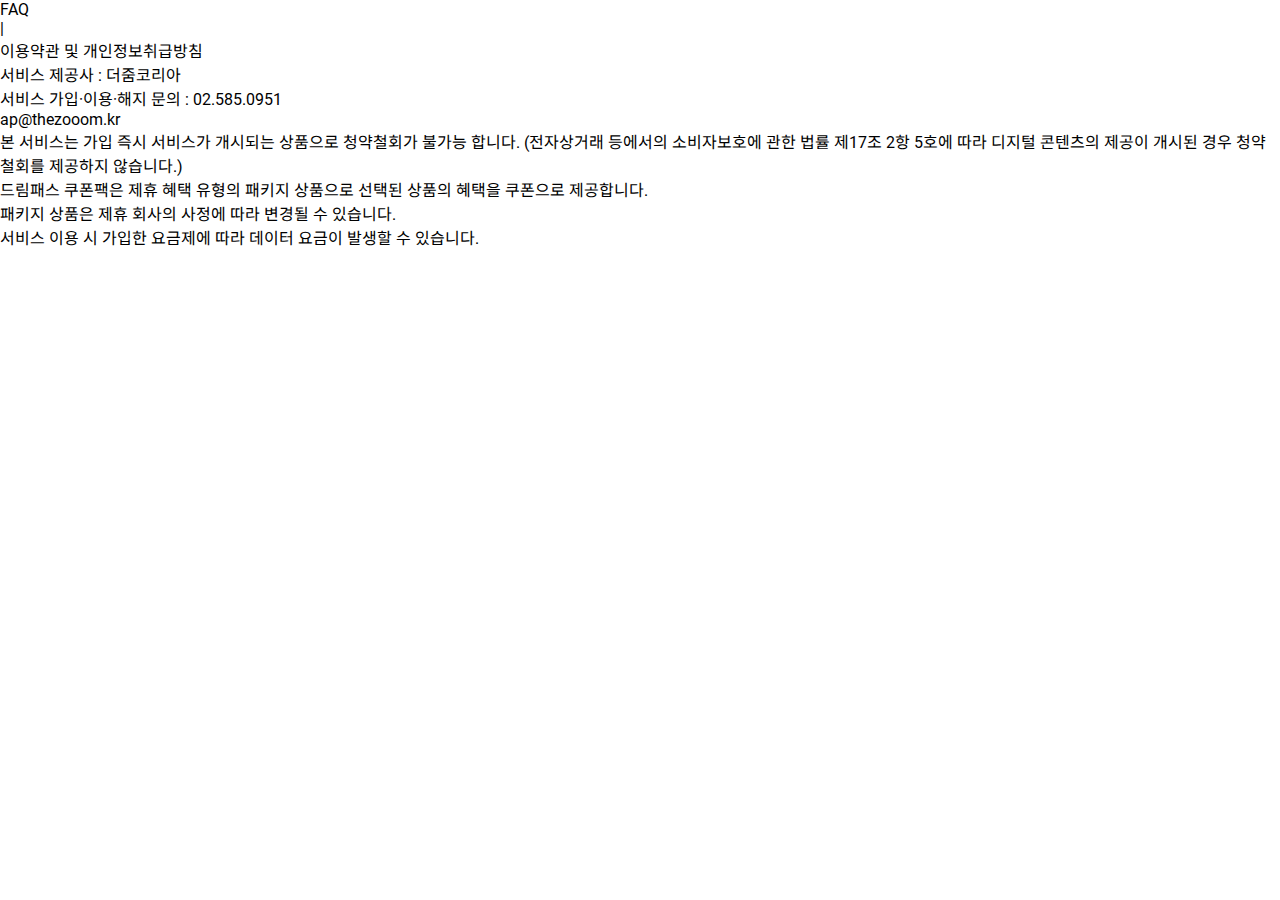
<file: footer.html>
<!DOCTYPE html>
<html lang="ko">
<head>
    <meta charset="UTF-8">
    <meta http-equiv="X-UA-Compatible" content="IE=edge">
    <meta name="viewport" content="width=device-width, initial-scale=1.0">
    <title>메인페이지</title>
    <link rel="stylesheet" href="css/index.css">
    <link rel="shortcut icon" href="img/favi.png">
</head>
<body>
    <ul>
        <li onclick="location.href='faq.html'">FAQ </li>
        <li><span class="sm_tt">|</span></li>
        <li>이용약관 및 개인정보취급방침</li>
    </ul>
    <div>
        <div>
            <p>서비스 제공사 : 더줌코리아</p>
            <p>서비스 가입<span>&#183;</span>이용<span>&#183;</span>해지 문의 : <span>02.585.0951</span></p>
            <p>ap@thezooom.kr</p>
        </div>
        <div>
            <p>
                본 서비스는 가입 즉시 서비스가 개시되는 상품으로 청약철회가 
                불가능 합니다. (전자상거래 등에서의 소비자보호에 관한 법률 제17조 2항 5호에 따라 
                디지털 콘텐츠의 제공이 개시된 경우 청약철회를 제공하지 않습니다.)
            </p>
            <p>
                드림패스 쿠폰팩은 제휴 혜택 유형의 패키지 상품으로 선택된 
                상품의 혜택을 쿠폰으로 제공합니다.
            </p>
            <p>패키지 상품은 제휴 회사의 사정에 따라 변경될 수 있습니다.</p>
            <p>서비스 이용 시 가입한 요금제에 따라 데이터 요금이 발생할 수 
                있습니다.</p>
        </div>
    </div>

</body>
</html>
</file>
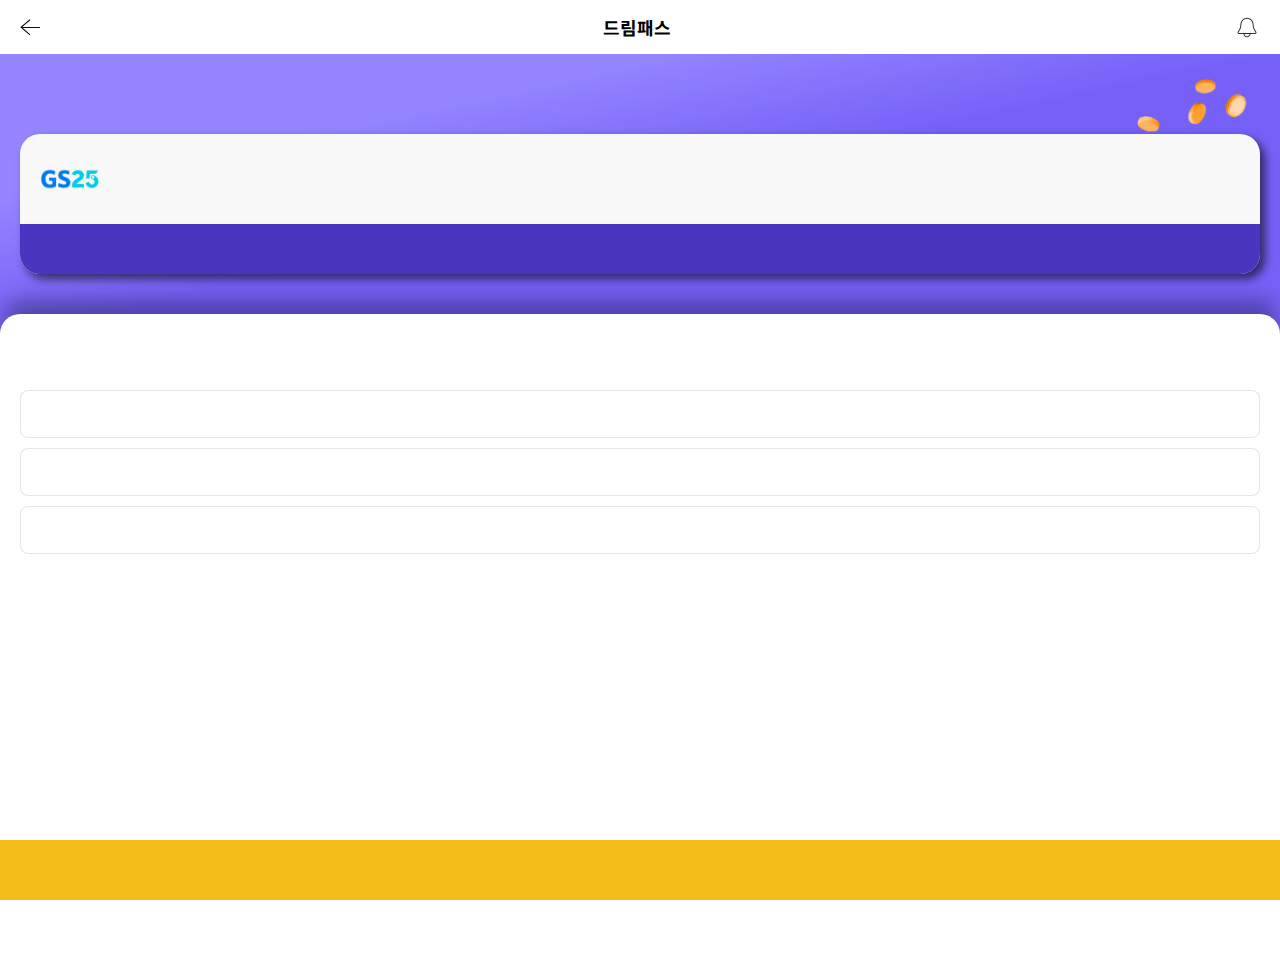
<file: subsc.html>
<!DOCTYPE html>
<html lang="ko">
<head>
    <meta charset="UTF-8">
    <meta http-equiv="X-UA-Compatible" content="IE=edge">
    <meta name="viewport" content="width=device-width, initial-scale=1.0">
    <title>구독결제하기</title>
    <link rel="stylesheet" href="css/index.css">
    <link rel="shortcut icon" href="img/favi.png">
</head>
<body>
    <div class="header" id="header"></div>
    <section>
        <div class="subscsection">
            <div>
                <h1>구독 결제하기</h1>
                <img src="img/subscrImg.png" alt="coinimg">
                <div class="top">
                    <div>
                        <div class="img"><img src="img/gs25.png" alt="logo"></div>
                        <div class="text">
                            <h1>GS25 쿠폰팩</h1>
                            <p>
                                GS25 모바일 상품권 3천원권 3매 + GS25 모바일 상품권 2천원권 1매 + 
                                GS25 모바일 상품권 3천원권 3매 +
                            </p>
                        </div>
                    </div>
                    <ul class="price">
                        <li>결제 금액</li>
                        <li>월 <span>9,900</span>원</li>
                    </ul>
                </div>
            </div>

            <div class="bottom">
                <h2>주문자 정보</h2>
                <input type="text" placeholder="이름">
                <input type="tel" placeholder="휴대폰 번호">
                <input type="email" placeholder="이메일">
            </div>
        </div>




        <!-- 구독결제하기 버튼/모달-->
        <div class="subscBtn">
            <button class="pur modal-notice">구독 결제하기</button>
        </div>
        <div class="pur_detail_wp" id="pur_detail_pop">
            <div class="pur_detail">
                <div class="text">
                    <h3>결제 수단 선택</h3>
                    <img src="img/close.png" alt="close" class="close">
                </div>
                <div class="img">
                    <img src="img/card.png" alt="card" class="card">                
                </div>
                <p>약관 전체 동의</p>
                <div class="noticeBox">
                    <p class="notice">[필수] 서비스 이용약관 (유료)</p>
                    <span>보기</span>
                </div>
                <p class="notice">결제 진행 시, 위 약관에 동의한 것으로 간주합니다.</p>
            </div>

            <!-- 카드 클릭시 노출 -->
            <div class="cardInput">
                <img src="img/close.png" alt="close" class="close">
                <!-- 01 -->
                <div class="cardInput-inner">
                    <div>
                        <h2>카드번호를 <br> 입력해주세요.</h2>
                        <div><img src="img/frame01.png" alt="frame01" style="height: 58px;"></div>
                    </div>
                    <input type="number" min="0" inputmode="numeric" pattern="[0-9]*" title="Non-negative integral number"/>
                    <input type="checkbox" id="comp_ck" name="comp_ck">
                    <label for="comp_ck">
                        <span>법인카드</span>
                    </label>
                </div>
                <!-- /// 01 /// -->
                <!-- 02 -->
                <div class="cardInput-inner" style="display: none;">
                    <div>
                        <h2>유효기간 (월/년)을 <br> 입력해주세요.</h2>
                        <div><img src="img/frame02.png" alt="frame03" style="height: 73px;"></div>
                    </div>
                    <input placeholder="MM/YY" type="number" min="0" inputmode="numeric" pattern="[0-9]*" title="Non-negative integral number"/>
                </div>
                <!-- /// 02 /// -->
                <!-- 03 -->
                <div class="cardInput-inner" style="display: none;">
                    <div>
                        <h2>생년월일을 <br> 입력해주세요.</h2>
                        <div><img src="img/frame03.png" alt="frame03" style="height: 50px;"></div>
                    </div>
                    <input placeholder="MM/YY" type="number" min="0" inputmode="numeric" pattern="[0-9]*" title="Non-negative integral number"/>
                </div>
                <!-- /// 03 /// -->
                <!-- 04 -->
                <div class="cardInput-inner" style="display: none;">
                    <div>
                        <h2>카드 비밀번호 앞 2자리를 <br> 입력해주세요.</h2>
                        <div><img src="img/frame04.png" alt="frame04" style="height: 66px;"></div>
                    </div>
                    <input type="number" min="0" inputmode="numeric" pattern="[0-9]*" title="Non-negative integral number"/>
                </div>
                <!-- /// 04 /// -->
                <div style="border : 1px solid #000;width: 100%;left: 0;height: 450px;position: absolute;bottom: 0;box-sizing: border-box;"> 키패드 영역 </div>
            </div>
            <!-- ///카드 클릭시 노출/// -->

        </div>






    </section>

    <script src="https://code.jquery.com/jquery-3.2.1.min.js"></script>
    <script type="text/javascript" src="js/index.js"></script> 
</body>
</html>
</file>
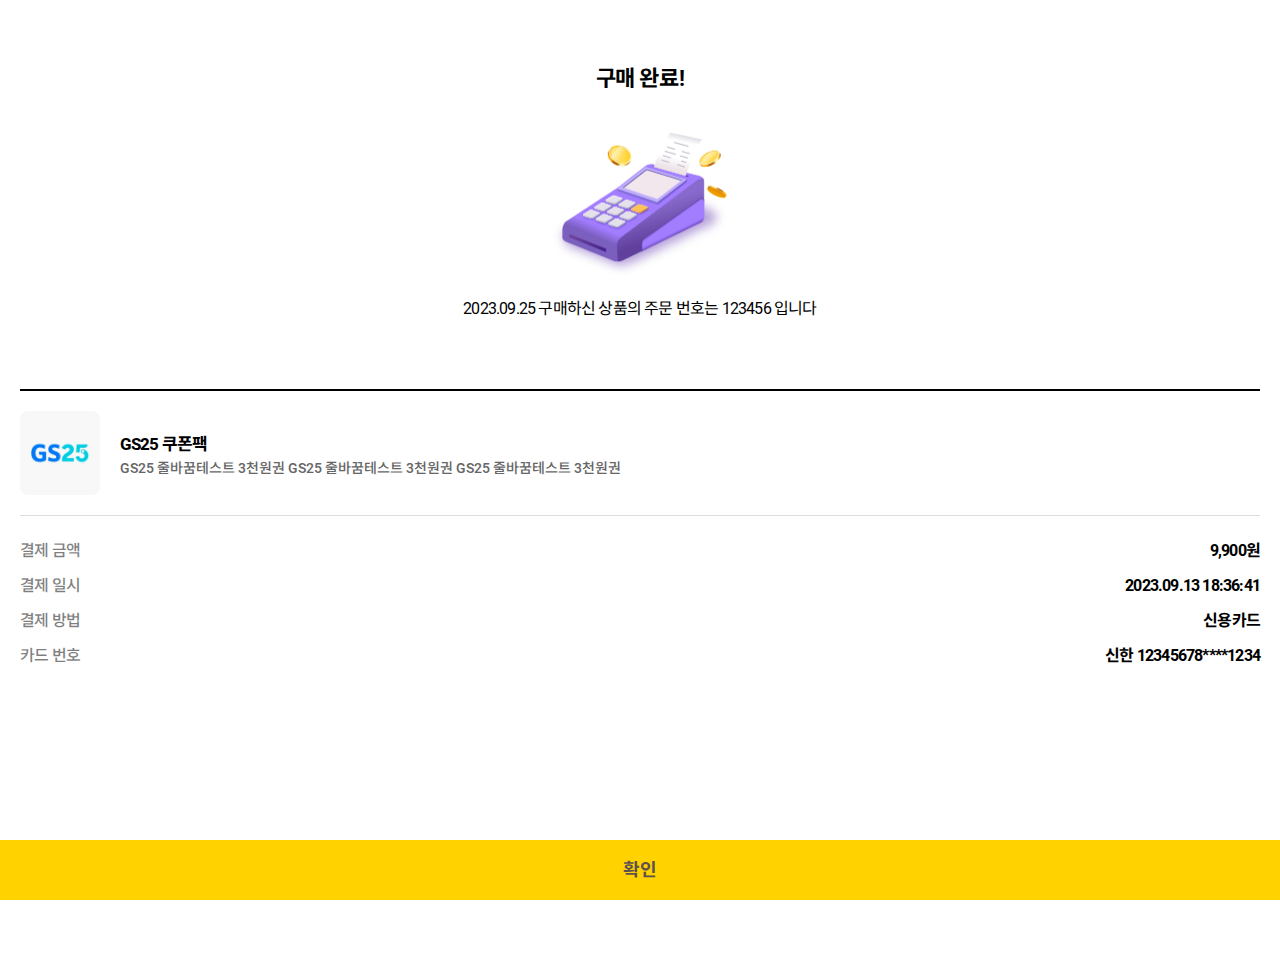
<file: success.html>
<!DOCTYPE html>
<html lang="ko">
<head>
    <meta charset="UTF-8">
    <meta http-equiv="X-UA-Compatible" content="IE=edge">
    <meta name="viewport" content="width=device-width, initial-scale=1.0">
    <title>결제완료</title>
    <link rel="stylesheet" href="css/index.css">
    <link rel="shortcut icon" href="img/favi.png">
</head>
<body class="result">
    <header></header>
    <section>
        <div class="resultsection success">
            <div class="detailBox_top">
                <h2>구매 완료!</h2>
                <img src="img/success.png" alt="success">
                <p>
                    2023.09.25 구매하신 상품의 주문 번호는
                    123456 입니다  
                </p>
                <div>
                    <div class="img">
                        <img src="img/gs25.png" alt="logo">
                    </div>
                    <div class="text">
                        <h3>GS25 쿠폰팩</h3>
                        <p>
                            <span>
                                GS25 줄바꿈테스트 3천원권 GS25 줄바꿈테스트 3천원권 GS25 줄바꿈테스트 3천원권 
                        </span>
                        </p>
                    </div>
                </div>
            </div>


            <div class="detailBox_bot">
                <ul>
                    <li>결제 금액</li>
                    <li><span>9,900</span>원</li>
                </ul>
                <ul>
                    <li>결제 일시</li>
                    <li>2023.09.13 18:36:41</li>
                </ul>
                <ul>
                    <li>결제 방법</li>
                    <li>신용카드</li>
                </ul>
                <ul>
                    <li>카드 번호</li>
                    <li>신한 <span>12345678****1234</span></li>
                </ul>
            </div>

        </div>


        <!-- 구독결제하기 버튼/모달-->
        <div class="resultBtn">
            <button>확인</button>
        </div>
    </section>

 
    <script src="https://code.jquery.com/jquery-3.2.1.min.js"></script>
    <script type="text/javascript" src="js/index.js"></script> 
</body>
</html>
</file>
<file: css/index.css>
@import url(common.css);
@import url(sub.css);




/*---------- mainpage style ----------*/


/* footer 여백 설정 */
/* #wrapper01 {height: auto;min-height: 100%;padding-bottom: 300px;}
#wrapper02 {height: auto;min-height: 100%;padding-bottom: 300px;}
 */




/* 메인페이지 컨텐츠 */

/* tab 메뉴 */
.tabsection .tab {background-color: #fff;z-index: 100;position: fixed;top: 54px;width: 100%;display: flex;justify-content: space-around;align-items: center;height: 40px;cursor: pointer;border-bottom: 1px solid #DDDDDD;}
.tabsection .tab li {flex: 1;text-align: center;height: 100%;line-height: 40px;font-size: 15px;color: #888;letter-spacing: -0.05em;}
.tabsection .tab li.on {border-bottom: 2px solid #000;color: #000;font-weight: bold;}



/* tab 01 */
.tabsection .tabContent.tabContent_idx>div.tab01 {margin-top: 94px;width: 100%;height: 100%;padding-bottom: 100px;}
.tabsection .tabContent.tabContent_idx>div.tab01>div {overflow: hidden;background: linear-gradient(to right bottom, #9586FF,#7561F8,#7561F8);/*position: absolute;*/ padding-bottom:25px; height: 100%;top: 0;width: 100%;z-index: -1;}
.tabsection .tabContent.tabContent_idx>div.tab01>div>div.mainText {padding: 20px 0;display: flex;align-items: center;}
.tabsection .tabContent.tabContent_idx>div.tab01>div>div.mainText>h1 {word-break: keep-all;padding-left: 20px;flex: 1.5;font-weight: 400;color: #fff;font-size: 20px;margin-bottom: 30px;letter-spacing: -0.05em;}
.tabsection .tabContent.tabContent_idx>div.tab01>div>div.mainText>div {flex: 1.5;text-align: right;}
.tabsection .tabContent.tabContent_idx>div.tab01>div>div.mainText>div>img {width: 100%;max-width: 220px;}

/* 스와이퍼 */
.tabsection .tabContent.tabContent_idx>div.tab01>div>div.mainswiper {overflow: visible;margin-top: -82px;width: 100%;}
.tabsection .tabContent.tabContent_idx>div.tab01>div>div.mainswiper .swiper-wrapper {width: 100%;}
.tabsection .tabContent.tabContent_idx>div.tab01>div>div.mainswiper .swiper-slide {border-radius: 10px;width: 90% !important;opacity: 0.5;transition: 0.51s;}
.tabsection .tabContent.tabContent_idx>div.tab01>div>div.mainswiper .swiper-slide.swiper-slide-active {opacity: 1;}
.tabsection .tabContent.tabContent_idx>div.tab01>div>div.mainswiper .swiper-slide .bgWrap {text-align: center;padding: 40px 5px 50px;}
.tabsection .tabContent.tabContent_idx>div.tab01>div>div.mainswiper .swiper-slide .bgWrap>div {
    display: table;
    min-height: 200px;
    filter: drop-shadow(5px 5px 5px rgba(0, 0, 0,0.6));
    position: relative;
    padding: 15px 20px;
    background-color: #fff;
    border-radius: 20px;
    margin: 0 auto;
    width: 100%;
    box-sizing: border-box;
}
.tabsection .tabContent.tabContent_idx>div.tab01>div>div.mainswiper .swiper-slide .bgWrap>div>div {width: 100%;display: table-cell;vertical-align: middle;}
.tabsection .tabContent.tabContent_idx>div.tab01>div>div.mainswiper .swiper-slide .bgWrap>div .detalogo {width: 120px;}
.tabsection .tabContent.tabContent_idx>div.tab01>div>div.mainswiper .swiper-slide .bgWrap>div h2 {font-size: 20px;letter-spacing: -0.03em;color: #000;font-weight: bold;}
.tabsection .tabContent.tabContent_idx>div.tab01>div>div.mainswiper .swiper-slide .bgWrap>div h3 {color: #666;letter-spacing: -0.03em;font-size: 14px;}
.tabsection .tabContent.tabContent_idx>div.tab01>div>div.mainswiper .swiper-slide .bgWrap>div .best {width: 50px;position: absolute;top: 20px;right: 20px;}
.tabsection .tabContent.tabContent_idx>div.tab01>div>div.mainswiper .swiper-slide .bgWrap>div .price {max-width: 155px;margin: 10px auto 0;align-items: center;display: flex;justify-content: center;}
.tabsection .tabContent.tabContent_idx>div.tab01>div>div.mainswiper .swiper-slide .bgWrap>div .price>li:nth-child(1) {letter-spacing: -0.03em;padding: 3px 10px;border-radius: 60px;background-color: #FFD200;color: #5E5050;font-size: 10px;font-weight: bold;margin-right: 5px;}
.tabsection .tabContent.tabContent_idx>div.tab01>div>div.mainswiper .swiper-slide .bgWrap>div .price>li:nth-child(1)>img {width: 7px;height: 9px;transform: translate(3px,1px);}
.tabsection .tabContent.tabContent_idx>div.tab01>div>div.mainswiper .swiper-slide .bgWrap>div .price>li:nth-child(2) {font-size: 12px;color: #000;}
.tabsection .tabContent.tabContent_idx>div.tab01>div>div.mainswiper .swiper-slide .bgWrap>div .price>li:nth-child(2)>span {letter-spacing: -0.03em;font-size: 16px;font-weight: bold;}
  









.tabsection .tabContent.tabContent_idx>div.tab01>ul {
    padding: 30px 20px;
    background-color: #fff;
    border-radius: 20px 20px 0 0;
    overflow: hidden;
    box-shadow: 0px -12px 10px -10px rgba(0, 0, 0,0.5);
    margin-top:-30px;
}
.tabsection .tabContent.tabContent_idx>div.tab01>ul>li {
    display: flex;
    justify-content: space-between;
    align-items: center;
    column-gap: 10px;
    border-radius: 10px;
    margin-top: 10px;
    cursor: pointer;
}
.tabsection .tabContent.tabContent_idx>div.tab01 ul li>div {height: 216px;text-align: center;background-color: #F8F8F8;flex: 1;border-radius: 10px;}
.tabsection .tabContent.tabContent_idx>div.tab01 ul li>div>div {position: relative;;height: 100%;display: flex;flex-direction: column;align-items: center;}
.tabsection .tabContent.tabContent_idx>div.tab01 ul li>div>div>img.contlogo {width: 120px;margin-top: 20px;}
.tabsection .tabContent.tabContent_idx>div.tab01 ul li>div>div>h2 {color: #000;font-weight: bold;font-size : 16px;margin-top: 5px;}
.tabsection .tabContent.tabContent_idx>div.tab01 ul li>div>div>p {
    overflow:hidden;
    text-overflow:ellipsis;
    letter-spacing: -0.03em;
    font-size: 14px;
    color: #666;
    padding: 0 20px;
    display: -webkit-box;
    -webkit-line-clamp: 3;
    -webkit-box-orient: vertical;
}
.tabsection .tabContent.tabContent_idx>div.tab01 ul li>div>div>ul {display: flex;align-items: center;position: absolute;bottom: 25px;}
.tabsection .tabContent.tabContent_idx>div.tab01 ul li>div>div>ul>li:nth-child(1) {letter-spacing: -0.03em;padding: 3px 10px;border-radius: 60px;background-color: #FFD200;color: #5E5050;font-size: 10px;font-weight: bold;}
.tabsection .tabContent.tabContent_idx>div.tab01 ul li>div>div>ul>li:nth-child(1)>img {width: 6px;height: 7px;transform: translate(3px,3px);}
.tabsection .tabContent.tabContent_idx>div.tab01 ul li>div>div>ul>li:nth-child(2) {margin-left: 3px;font-size: 12px;color: #000;}
.tabsection .tabContent.tabContent_idx>div.tab01 ul li>div>div>ul>li:nth-child(2)>span {font-size: 16px;font-weight: bold;letter-spacing: -0.03em;}





/* 내 구독쿠폰 */
.tabsection.coutabsection .tabContent.tabContent_idx {margin-top: 94px;padding: 0;position: relative;}
.tabsection.coutabsection .tabContent.tabContent_idx>div.tab02 {padding :40px 20px 100px 20px;background: linear-gradient(to right bottom, #9586FF,#9586FF,#7561F8,#7561F8,#7561F8);}
.tabsection.coutabsection .tabContent.tabContent_idx>div.tab02>div>h2 {color: #fff;font-size: 20px;letter-spacing: -0.05em;font-weight: 400;}
.tabsection.coutabsection .tabContent.tabContent_idx>div.tab02>div>h2>span {font-weight: bold;}
.tabsection.coutabsection .tabContent.tabContent_idx>div.tab02>div:nth-child(2) {display: flex;flex-direction: column;margin-top: 10px;display: flex;flex-direction: column;}
.tabsection.coutabsection .tabContent.tabContent_idx>div.tab02 .couponWrap {width: 100%;max-width: 320px;position: relative;display: table;}
.tabsection.coutabsection .tabContent.tabContent_idx>div.tab02 .coupon-img>img {filter: drop-shadow(5px 5px 5px rgba(0, 0, 0,0.6));margin-top: 20px;max-width: 320px;width: 100%;}
.tabsection.coutabsection .tabContent.tabContent_idx>div.tab02 .coupon-txt-wrap {padding: 5px 0;position: absolute;top: 55%;left: 50%;transform: translate(-50%,-50%);width: 85%;display: table-cell;vertical-align: middle;}
.tabsection.coutabsection .tabContent.tabContent_idx>div.tab02 .coupon-txt {display: flex;align-items: center;justify-content: space-between;}
.tabsection.coutabsection .tabContent.tabContent_idx>div.tab02 .coupon-txt>div:nth-child(1) {width: 65%;padding-right: 10px;}
.tabsection.coutabsection .tabContent.tabContent_idx>div.tab02 .coupon-txt>div>h2 {font-size: 22px;font-weight: bold;letter-spacing: -0.05em;display: table;}
.tabsection.coutabsection .tabContent.tabContent_idx>div.tab02 .coupon-txt>div>h2>span {font-size: 16px;transform: translateX(5px);display: table-cell;vertical-align: middle;}
.tabsection.coutabsection .tabContent.tabContent_idx>div.tab02 .coupon-txt>div>p {margin-top: 5px;font-size: 13px;letter-spacing: -0.03em;font-weight: 500;}
.tabsection.coutabsection .tabContent.tabContent_idx>div.tab02 .coupon-txt>div>p:last-of-type {margin-top: 10px;font-size: 13px;letter-spacing: -0.05em;color: #888;line-height: 20px;font-weight: bold;}
.tabsection.coutabsection .tabContent.tabContent_idx>div.tab02 .coupon-txt>div>p:last-of-type>span {font-weight: 400;display: inline-block;margin-left: 5px;}
.tabsection.coutabsection .tabContent.tabContent_idx>div.tab02 .coupon-txt>.brandLogo {background-color: #fff;border: 1px solid #ddd;width: 68px;height: 68px;border-radius: 50%;position: relative;}
.tabsection.coutabsection .tabContent.tabContent_idx>div.tab02 .coupon-txt .brandLogo img {width: 47px;position: absolute;top: 50%;left: 50%;transform: translate(-50%,-50%);}




@media (min-width : 410px) {
    .tabsection.coutabsection .tabContent.tabContent_idx>div.tab02>div:nth-child(2) {align-items: center;}
    .tabsection.coutabsection .tabContent.tabContent_idx>div.tab02>div>h2 {text-align: center;}
    .tabsection.coutabsection .tabContent.tabContent_idx>div.tab02 .coupon-img>img {transform: unset;}
    .tabsection.coutabsection .tabContent.tabContent_idx>div.tab02 .coupon-txt-wrap {left: 50%;}
}


@media (min-width : 350px) {
    .tabsection.coutabsection .tabContent.tabContent_idx>div.tab02 .coupon-txt>div>h2 {font-size: 22px;}
    .tabsection.coutabsection .tabContent.tabContent_idx>div.tab02 .coupon-txt>div>p {font-size: 13px;}
}

@media (max-width : 350px) {
    .tabsection .tabContent.tabContent_idx>div.tab01>div>div.mainText>h1 {margin-bottom: 40px;}
    .tabsection.coutabsection .tabContent.tabContent_idx>div.tab02 .coupon-txt>div:nth-child(1) {width: 70%;}
    .tabsection.coutabsection .tabContent.tabContent_idx>div.tab02 .coupon-txt>div>h2 {font-size: 18px;}
    .tabsection.coutabsection .tabContent.tabContent_idx>div.tab02 .coupon-txt>div>p,
    .tabsection.coutabsection .tabContent.tabContent_idx>div.tab02 .coupon-txt>div>p:last-of-type {font-size: 12px;}
    .tabsection.coutabsection .tabContent.tabContent_idx>div.tab02 .coupon-txt>div>p:last-of-type {margin-top: 5px;}
    .tabsection.coutabsection .tabContent.tabContent_idx>div.tab02 .coupon-txt>.brandLogo {width: 58px;height: 58px;}
    .tabsection.coutabsection .tabContent.tabContent_idx>div.tab02 .coupon-txt>div>h2>span {font-size: 15px;}
    .tabsection .tabContent.tabContent_idx>div.tab01>div>div.mainswiper .swiper-slide .bgWrap>div .best {width: 40px;}
}
</file>
